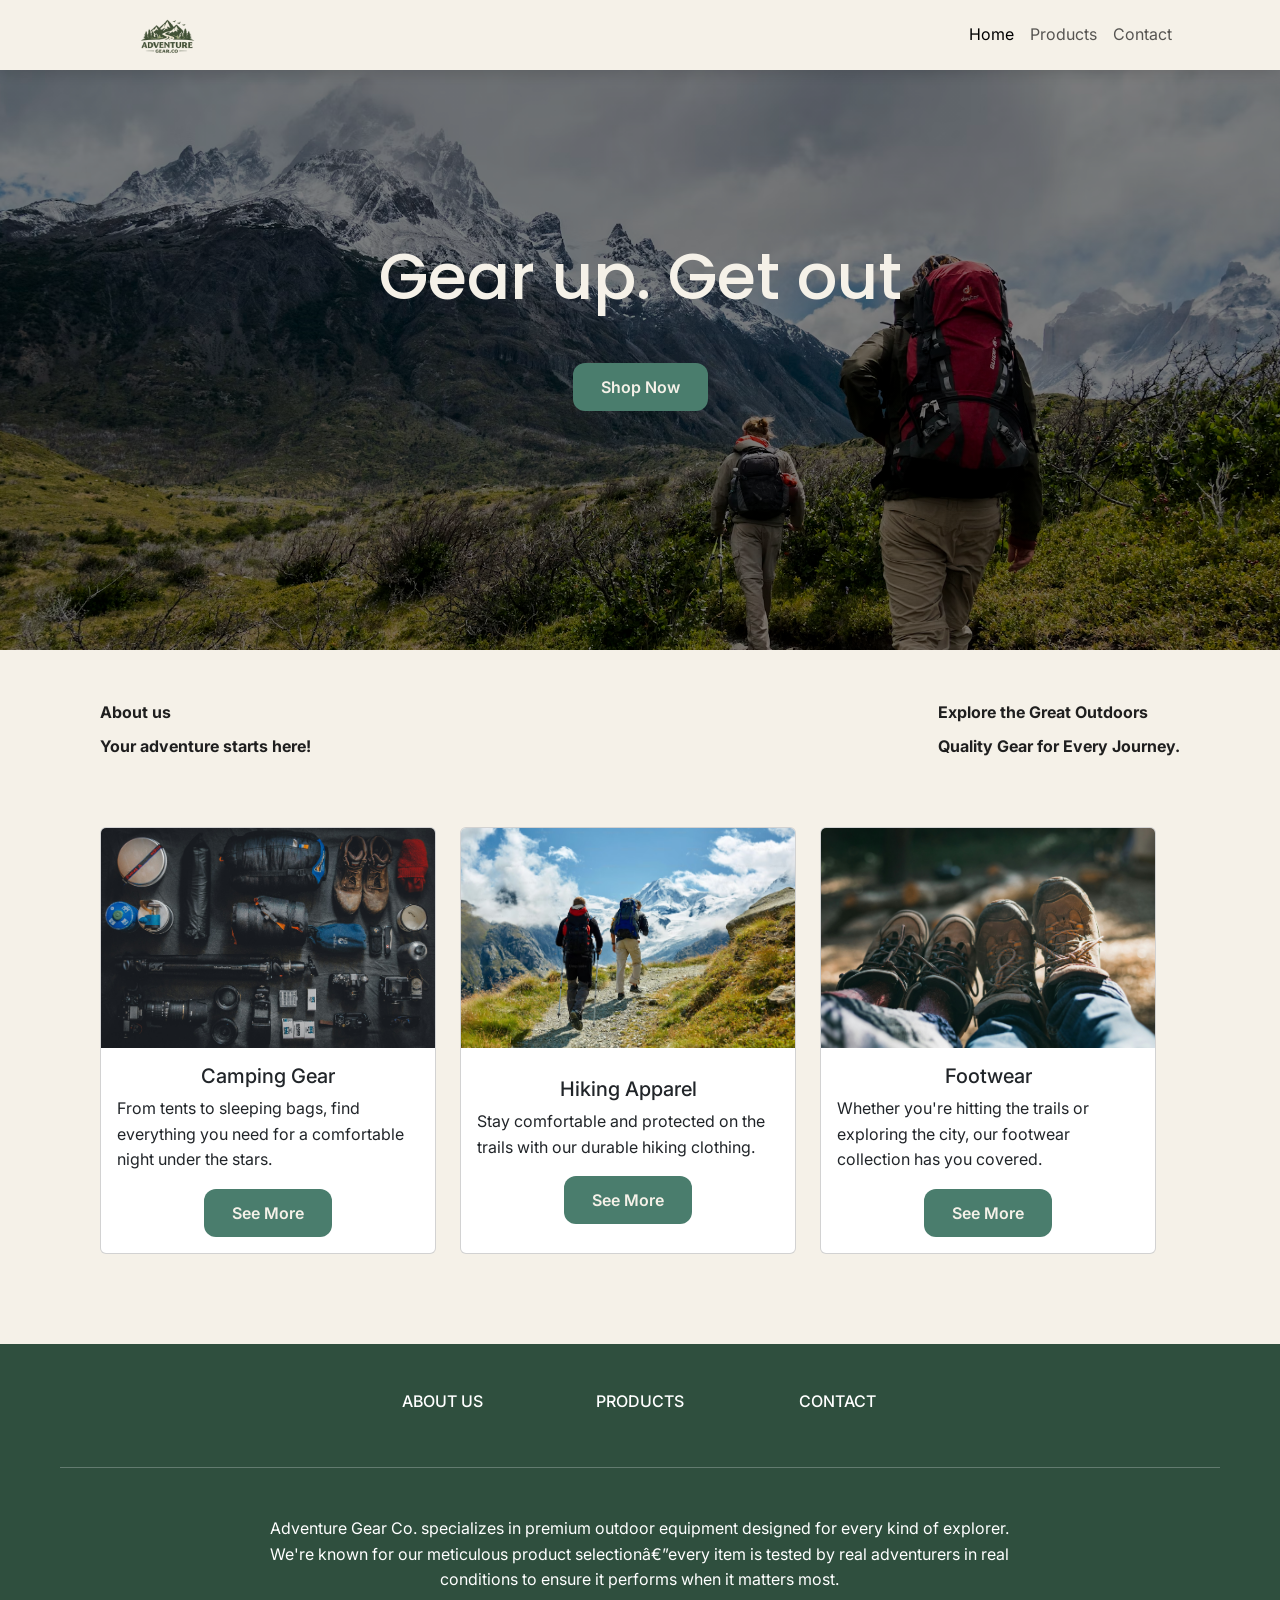
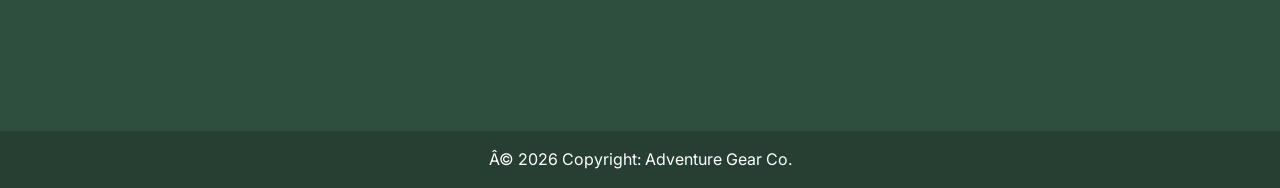
<file: index.html>
<!doctype html>
<html lang="en">
  <head>
    <meta name="viewport" content="width=device-width, initial-scale=1" />
    <link
      href="https://cdn.jsdelivr.net/npm/bootstrap@5.3.8/dist/css/bootstrap.min.css"
      rel="stylesheet"
      integrity="sha384-sRIl4kxILFvY47J16cr9ZwB07vP4J8+LH7qKQnuqkuIAvNWLzeN8tE5YBujZqJLB"
      crossorigin="anonymous"
    />
    <script
      src="https://cdn.jsdelivr.net/npm/bootstrap@5.3.8/dist/js/bootstrap.bundle.min.js"
      integrity="sha384-FKyoEForCGlyvwx9Hj09JcYn3nv7wiPVlz7YYwJrWVcXK/BmnVDxM+D2scQbITxI"
      crossorigin="anonymous"
      defer
    ></script>
    <link rel="stylesheet" href="./styles/globalStyles.css" />
    <link rel="stylesheet" href="./styles/styles.css" />
    <link rel="shortcut icon" href="./images/logo.png" type="image/png" />
    <title>Home Page: Adventure Gear Co.</title>
  </head>
  <body>
    <header>
      <nav
        class="navbar navbar-expand-lg navbar-light bg-adjust fixed-top nav-height"
      >
        <div class="container-fluid container-adjust">
          <a class="navbar-brand" href="#">
            <img
              class="logo"
              src="images/logo-n.png"
              alt="Adventure Gear Co. Logo"
          /></a>
          <button
            class="navbar-toggler"
            type="button"
            data-bs-toggle="collapse"
            data-bs-target="#navbarSupportedContent"
            aria-controls="navbarSupportedContent"
            aria-expanded="false"
            aria-label="Toggle navigation"
          >
            <span class="navbar-toggler-icon"></span>
          </button>
          <div class="collapse navbar-collapse" id="navbarSupportedContent">
            <ul class="navbar-nav ms-auto mb-2 mb-lg-0">
              <li class="nav-item">
                <a
                  class="nav-link active"
                  aria-current="page"
                  href="./index.html"
                  >Home</a
                >
              </li>
              <li class="nav-item">
                <a class="nav-link" href="./products.html">Products</a>
              </li>
              <li class="nav-item">
                <a class="nav-link" href="./contact.html">Contact</a>
              </li>
            </ul>
          </div>
        </div>
      </nav>
    </header>
    <main>
      <section class="menu-header">
        <div class="text-header">
          <h1 class="main-title">Gear up. Get out</h1>
          <button
            class="btn btn-primary shop-now-btn btn-adventure-primary-medium"
          >
            <a href="./products.html">Shop Now</a>
          </button>
        </div>
      </section>
      <section class="container-adjust section-about">
        <div>
          <p class="text-intro"><b>About us</b></p>
          <p class="text-intro"><b>Your adventure starts here!</b></p>
        </div>
        <div>
          <p class="text-intro"><b>Explore the Great Outdoors</b></p>
          <p class="text-intro"><b>Quality Gear for Every Journey.</b></p>
        </div>
      </section>
      <div class="container-adjust">
        <div class="row g-4 w-100">
          <div class="col-md-6 col-lg-4">
            <div class="card h-100">
              <!-- Image from https://unsplash.com/photos/photo-of-assorted-cameras-and-bags-X62F1WQhuLI
Free to use under the Unsplash License
Author: Alexander Andrews -->
              <img
                src="./images/gears.jpg"
                class="card-img-top card-image-fixed"
                alt="Gears"
              />
              <div class="card-body card-content-display">
                <h5 class="card-title">Camping Gear</h5>
                <p class="card-text">
                  From tents to sleeping bags, find everything you need for a
                  comfortable night under the stars.
                </p>
                <a
                  href="./products.html"
                  class="btn btn-adventure-primary-medium"
                  >See More</a
                >
              </div>
            </div>
          </div>
          <div class="col-md-6 col-lg-4">
            <div class="card h-100">
              <!-- Image from https://unsplash.com/photos/hikers-with-backpacks-on-the-trail-in-the-apls-mountains-trek-near-matterhorn-mount-dfGy-4ERx24
Free to use under the Unsplash License
Author: Getty Images -->
              <img
                src="./images/hiking1.avif"
                class="card-img-top card-image-fixed"
                alt="Hiking"
              />
              <div class="card-body card-content-display">
                <h5 class="card-title">Hiking Apparel</h5>
                <p class="card-text">
                  Stay comfortable and protected on the trails with our durable
                  hiking clothing.
                </p>
                <a
                  href="./products.html"
                  class="btn btn-adventure-primary-medium"
                  >See More</a
                >
              </div>
            </div>
          </div>
          <!-- This footer was adpated from the follow repositorie:
          https://github.com/mdbootstrap/bootstrap-footer 
          MIT License Copyright
          (c) 2021 MDBootstrap (https://mdbootstrap.com/) -->
          <div class="col-md-6 col-lg-4">
            <div class="card h-100">
              <!-- Image from https://unsplash.com/photos/person-in-blue-denim-jeans-and-brown-hiking-shoes--eLddtD3d64
Free to use under the Unsplash License
Author: Andrew Peluso -->
              <img
                src="./images/footwear.jpg"
                class="card-img-top card-image-fixed"
                alt="Footwear"
              />
              <div class="card-body card-content-display">
                <h5 class="card-title">Footwear</h5>
                <p class="card-text">
                  Whether you're hitting the trails or exploring the city, our
                  footwear collection has you covered.
                </p>
                <a
                  href="./products.html"
                  class="btn btn-adventure-primary-medium"
                  >See More</a
                >
              </div>
            </div>
          </div>
        </div>
      </div>

      <footer
        class="text-center text-white"
        style="
          background-color: var(--color-primary);
          width: 100%;
          margin-top: 5rem;
        "
      >
        <div class="container">
          <section class="mt-5">
            <div class="row text-center d-flex justify-content-center pt-5">
              <div class="col-md-2">
                <h6 class="text-uppercase font-weight-bold">
                  <a href="#aboutus" class="text-white">About us</a>
                </h6>
              </div>

              <div class="col-md-2">
                <h6 class="text-uppercase font-weight-bold">
                  <a href="./products.html" class="text-white">Products</a>
                </h6>
              </div>

              <div class="col-md-2">
                <h6 class="text-uppercase font-weight-bold">
                  <a href="./contact.html" class="text-white">Contact</a>
                </h6>
              </div>
            </div>
          </section>
          <hr class="my-5" />
          <section class="mb-5">
            <div class="row d-flex justify-content-center">
              <div class="col-lg-8">
                <p id="aboutus">
                  Adventure Gear Co. specializes in premium outdoor equipment
                  designed for every kind of explorer. We're known for our
                  meticulous product selection—every item is tested by real
                  adventurers in real conditions to ensure it performs when it
                  matters most.
                </p>
              </div>
            </div>
          </section>
          <section class="text-center mb-5">
            <a href="" class="text-white me-4">
              <i class="fab fa-facebook-f"></i>
            </a>
            <a href="" class="text-white me-4">
              <i class="fab fa-twitter"></i>
            </a>
            <a href="" class="text-white me-4">
              <i class="fab fa-google"></i>
            </a>
            <a href="" class="text-white me-4">
              <i class="fab fa-instagram"></i>
            </a>
            <a href="" class="text-white me-4">
              <i class="fab fa-linkedin"></i>
            </a>
            <a href="" class="text-white me-4">
              <i class="fab fa-github"></i>
            </a>
          </section>
        </div>
        <div
          class="text-center p-3"
          style="background-color: rgba(0, 0, 0, 0.2)"
        >
          © 2026 Copyright:
          <a class="text-white" href="">Adventure Gear Co.</a>
        </div>
      </footer>
    </main>
  </body>
</html>
</file>
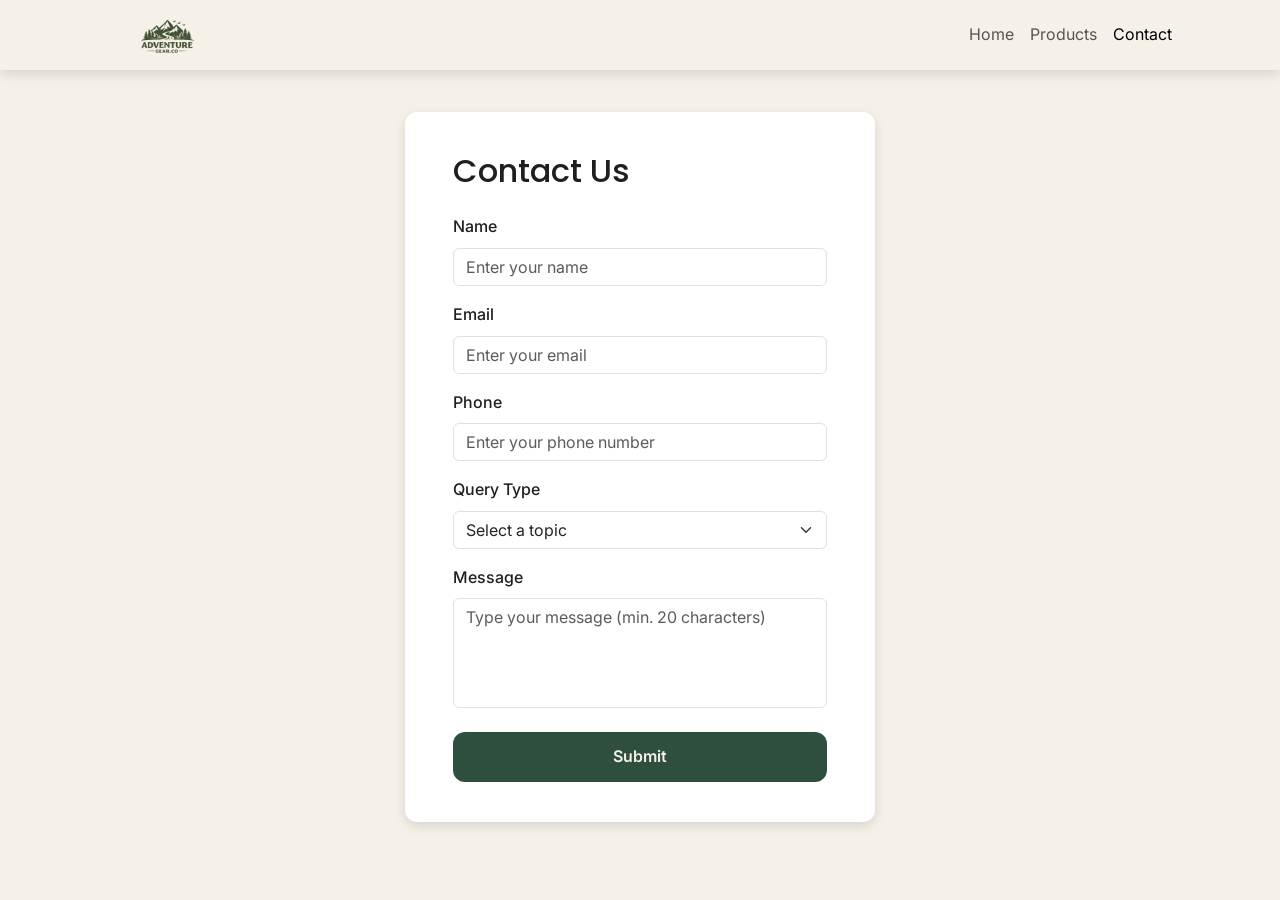
<file: contact.html>
<!doctype html>
<html lang="en">
  <head>
    <meta name="viewport" content="width=device-width, initial-scale=1" />
    <link
      href="https://cdn.jsdelivr.net/npm/bootstrap@5.3.8/dist/css/bootstrap.min.css"
      rel="stylesheet"
      integrity="sha384-sRIl4kxILFvY47J16cr9ZwB07vP4J8+LH7qKQnuqkuIAvNWLzeN8tE5YBujZqJLB"
      crossorigin="anonymous"
    />
    <script
      src="https://cdn.jsdelivr.net/npm/bootstrap@5.3.8/dist/js/bootstrap.bundle.min.js"
      integrity="sha384-FKyoEForCGlyvwx9Hj09JcYn3nv7wiPVlz7YYwJrWVcXK/BmnVDxM+D2scQbITxI"
      crossorigin="anonymous"
      defer
    ></script>
    <link rel="stylesheet" href="./styles/globalStyles.css" />
    <link rel="stylesheet" href="./styles/styles.css" />
    <link rel="stylesheet" href="./styles/contact.css" />
    <script src="./js/index.js" defer></script>
    <title>Contact us</title>
  </head>
  <body>
    <header class="header-margin">
      <!-- make navbar fixed and light so it floats above the background on all viewports -->
      <nav
        class="navbar navbar-expand-lg navbar-light bg-adjust fixed-top nav-height"
      >
        <div class="container-fluid container-adjust">
          <a class="navbar-brand" href="#"
            ><img
              class="logo"
              src="images/logo-n.png"
              alt="Adventure Gear Co. Logo"
          /></a>
          <button
            class="navbar-toggler"
            type="button"
            data-bs-toggle="collapse"
            data-bs-target="#navbarSupportedContent"
            aria-controls="navbarSupportedContent"
            aria-expanded="false"
            aria-label="Toggle navigation"
          >
            <span class="navbar-toggler-icon"></span>
          </button>
          <div class="collapse navbar-collapse" id="navbarSupportedContent">
            <ul class="navbar-nav ms-auto mb-2 mb-lg-0">
              <li class="nav-item">
                <a class="nav-link" aria-current="page" href="./index.html"
                  >Home</a
                >
              </li>
              <li class="nav-item">
                <a class="nav-link" href="./products.html">Products</a>
              </li>
              <li class="nav-item">
                <a class="nav-link active" href="./contact.html">Contact</a>
              </li>
            </ul>
          </div>
        </div>
      </nav>
    </header>

    <main class="d-flex align-items-center py-5">
      <div class="container">
        <div class="row justify-content-center">
          <div class="col-12 col-sm-10 col-md-8 col-lg-6 col-xl-5">
            <div class="contact-card">
              <h2 class="mb-4 contact-title">Contact Us</h2>
              <form id="contactForm" novalidate>
                <div class="mb-3">
                  <label for="name" class="form-label contact-label"
                    >Name</label
                  >
                  <input
                    type="text"
                    class="form-control contact-input"
                    id="name"
                    placeholder="Enter your name"
                    required
                  />
                </div>
                <div class="mb-3">
                  <label for="email" class="form-label contact-label"
                    >Email</label
                  >
                  <input
                    type="email"
                    class="form-control contact-input"
                    id="email"
                    placeholder="Enter your email"
                    required
                  />
                </div>
                <div class="mb-3">
                  <label for="phone" class="form-label contact-label"
                    >Phone</label
                  >
                  <input
                    type="tel"
                    class="form-control contact-input"
                    id="phone"
                    placeholder="Enter your phone number"
                    required
                  />
                </div>
                <div class="mb-3">
                  <label for="queryType" class="form-label contact-label"
                    >Query Type</label
                  >
                  <select
                    class="form-select contact-input"
                    id="queryType"
                    required
                  >
                    <option value="" disabled selected>Select a topic</option>
                    <option value="booking">Booking</option>
                    <option value="payment">Payment</option>
                    <option value="general">General Info</option>
                    <option value="other">Other</option>
                  </select>
                </div>
                <div class="mb-4">
                  <label for="message" class="form-label contact-label"
                    >Message</label
                  >
                  <textarea
                    class="form-control contact-input"
                    id="message"
                    rows="4"
                    placeholder="Type your message (min. 20 characters)"
                    required
                  ></textarea>
                </div>
                <button
                  type="submit"
                  onclick="handleSubmit(event)"
                  class="btn-adventure-primary w-100"
                >
                  Submit
                </button>
              </form>

              <div
                id="successMsg"
                class="contact-feedback contact-feedback--success d-none"
              >
                <span>&#10003;</span> Your form has been sent successfully!
              </div>
              <div
                id="errorMsg"
                class="contact-feedback contact-feedback--error d-none"
              >
                <span>&#10007;</span> Please fill in the required fields
                properly!
              </div>
            </div>
          </div>
        </div>
      </div>
    </main>
  </body>
</html>
</file>
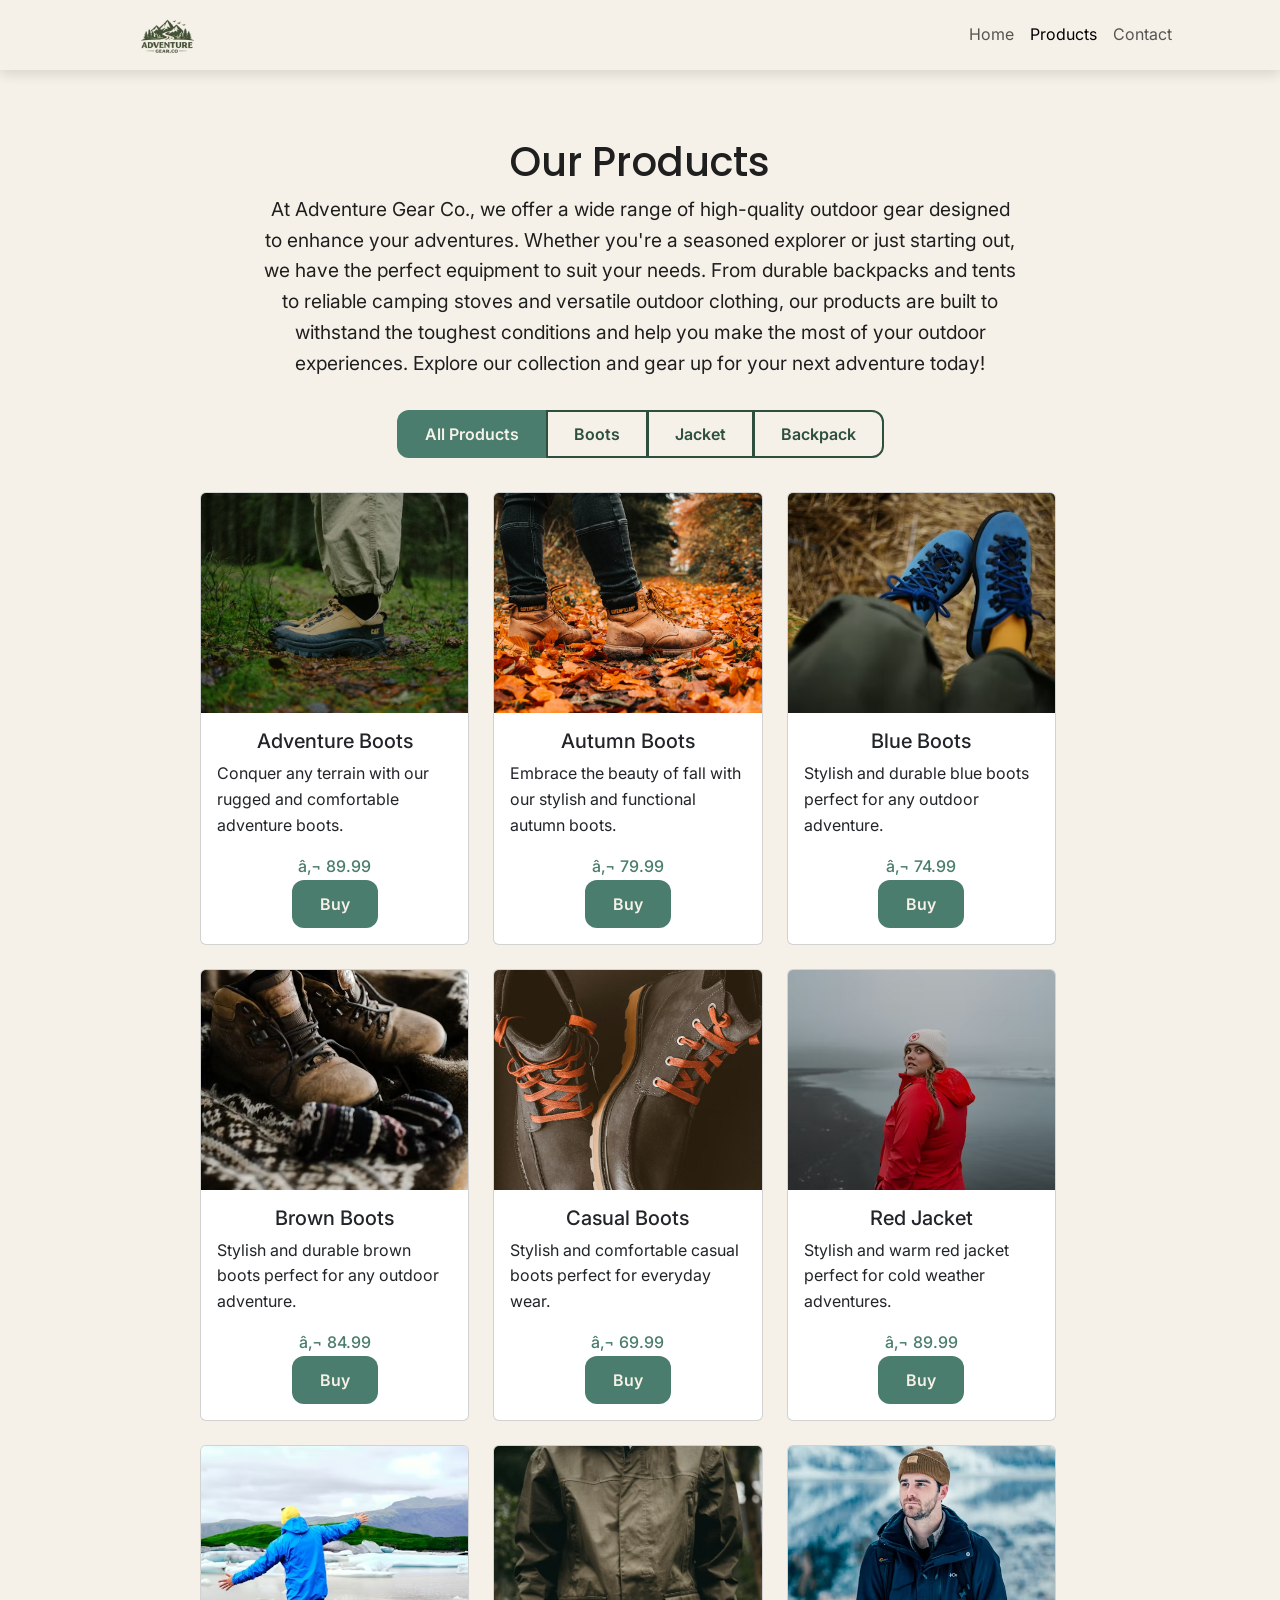
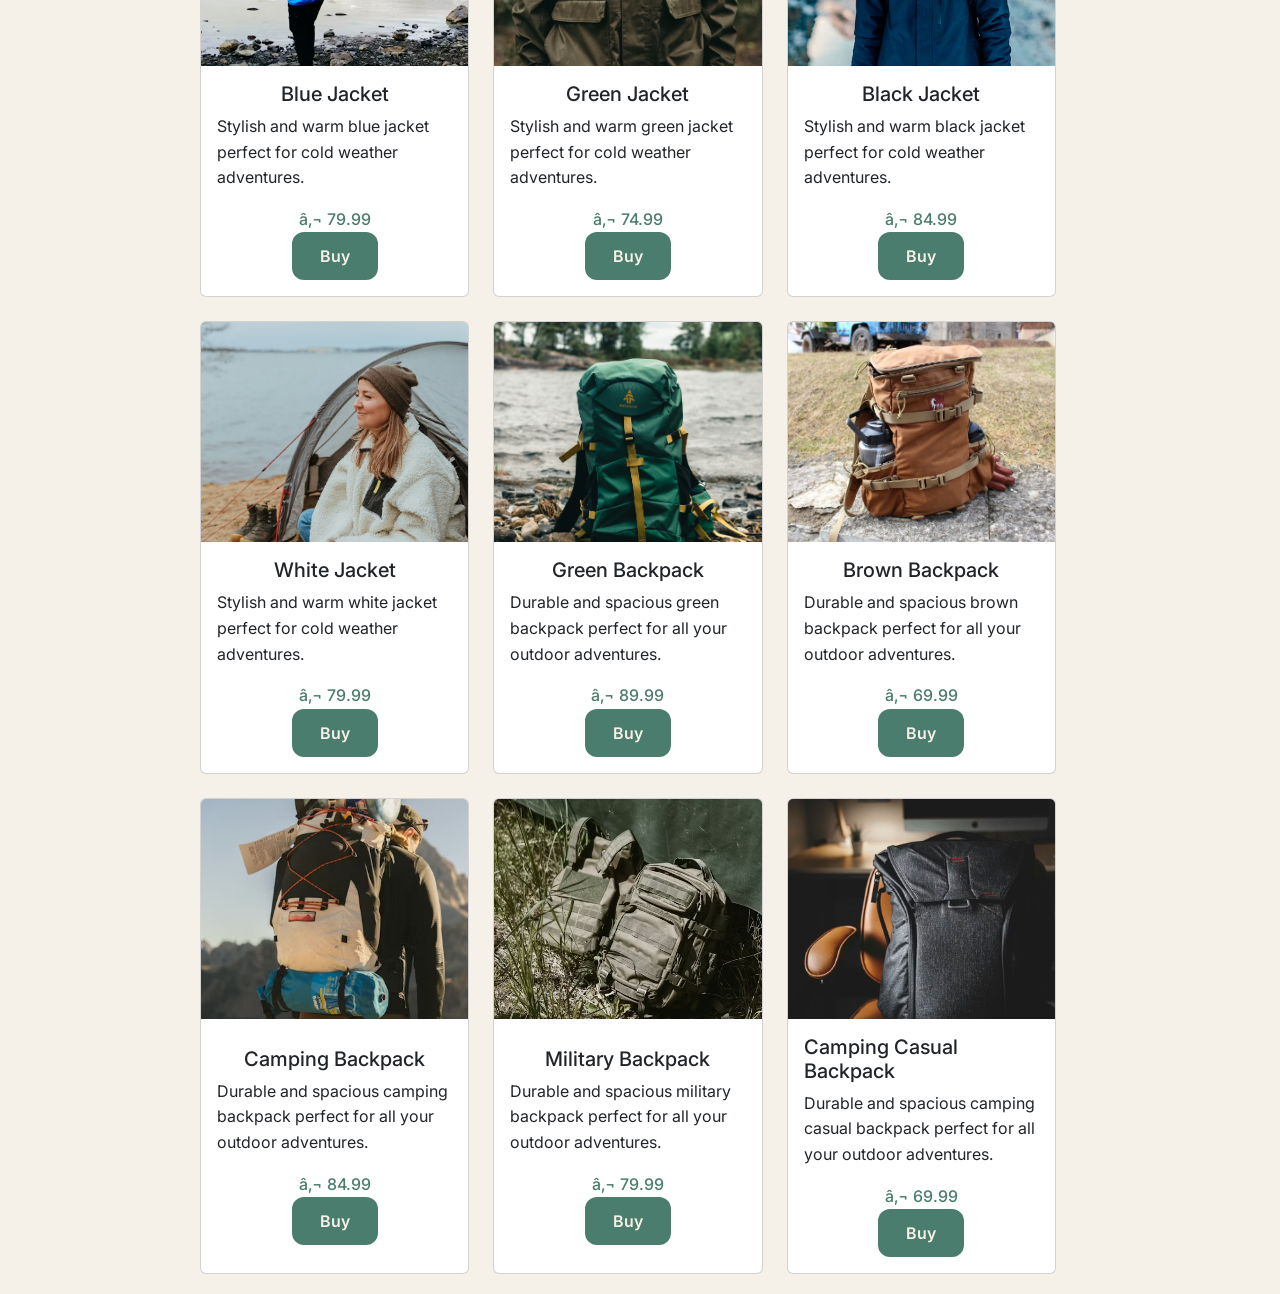
<file: products.html>
<!doctype html>
<html lang="en">
  <head>
    <meta name="viewport" content="width=device-width, initial-scale=1" />
    <link
      href="https://cdn.jsdelivr.net/npm/bootstrap@5.3.8/dist/css/bootstrap.min.css"
      rel="stylesheet"
      integrity="sha384-sRIl4kxILFvY47J16cr9ZwB07vP4J8+LH7qKQnuqkuIAvNWLzeN8tE5YBujZqJLB"
      crossorigin="anonymous"
    />
    <script
      src="https://cdn.jsdelivr.net/npm/bootstrap@5.3.8/dist/js/bootstrap.bundle.min.js"
      integrity="sha384-FKyoEForCGlyvwx9Hj09JcYn3nv7wiPVlz7YYwJrWVcXK/BmnVDxM+D2scQbITxI"
      crossorigin="anonymous"
      defer
    ></script>
    <link rel="stylesheet" href="./styles/globalStyles.css" />
    <link rel="stylesheet" href="./styles/styles.css" />
    <link rel="stylesheet" href="./styles/products.css" />
    <script src="./js/index.js" defer></script>
    <title>Products: Adventure Gear Co.</title>
  </head>
  <body>
    <header class="header-margin">
      <nav
        class="navbar navbar-expand-lg navbar-light bg-adjust fixed-top nav-height"
      >
        <div class="container-fluid container-adjust">
          <a class="navbar-brand" href="#"
            ><img
              class="logo"
              src="images/logo-n.png"
              alt="Adventure Gear Co. Logo"
          /></a>
          <button
            class="navbar-toggler"
            type="button"
            data-bs-toggle="collapse"
            data-bs-target="#navbarSupportedContent"
            aria-controls="navbarSupportedContent"
            aria-expanded="false"
            aria-label="Toggle navigation"
          >
            <span class="navbar-toggler-icon"></span>
          </button>
          <div class="collapse navbar-collapse" id="navbarSupportedContent">
            <ul class="navbar-nav ms-auto mb-2 mb-lg-0">
              <li class="nav-item">
                <a class="nav-link" aria-current="page" href="./index.html"
                  >Home</a
                >
              </li>
              <li class="nav-item">
                <a class="nav-link active" href="./products.html">Products</a>
              </li>
              <li class="nav-item">
                <a class="nav-link" href="./contact.html">Contact</a>
              </li>
            </ul>
          </div>
        </div>
      </nav>
    </header>
    <main class="container-adjust">
      <section class="section-products">
        <h1>Our Products</h1>
        <p class="p-products">
          At Adventure Gear Co., we offer a wide range of high-quality outdoor
          gear designed to enhance your adventures. Whether you're a seasoned
          explorer or just starting out, we have the perfect equipment to suit
          your needs. From durable backpacks and tents to reliable camping
          stoves and versatile outdoor clothing, our products are built to
          withstand the toughest conditions and help you make the most of your
          outdoor experiences. Explore our collection and gear up for your next
          adventure today!
        </p>
        <div class="filter-section">
          <div class="btn-group" role="group">
            <button
              type="button"
              class="btn btn-adventure-primary-medium"
              data-filter="all"
            >
              All Products
            </button>
            <button
              type="button"
              class="btn btn-outline-adventure"
              data-filter="boots"
            >
              Boots
            </button>
            <button
              type="button"
              class="btn btn-outline-adventure"
              data-filter="jacket"
            >
              Jacket
            </button>
            <button
              type="button"
              class="btn btn-outline-adventure"
              data-filter="backpack"
            >
              Backpack
            </button>
          </div>
        </div>

        <div class="container-adjust">
          <div class="row g-4 w-100 animation-container">
            <div class="col-md-6 col-lg-4 products-card">
              <div class="card h-100">
                <!-- Image from https://unsplash.com/photos/person-wearing-tan-hiking-boots-in-forest-3LEoemDl4jE
Free to use under the Unsplash License
Author: Hanna Lazar -->
                <img
                  src="./images/products/adventure-boots.avif"
                  class="card-img-top card-image-fixed"
                  alt="Adventure Boots"
                />
                <div class="card-body card-content-display">
                  <h5 class="card-title">Adventure Boots</h5>
                  <p class="card-text">
                    Conquer any terrain with our rugged and comfortable
                    adventure boots.
                  </p>
                  <span>€ 89.99</span>
                  <a href="#" class="btn btn-adventure-primary-medium">Buy</a>
                </div>
              </div>
            </div>
            <div class="col-md-6 col-lg-4 products-card">
              <div class="card h-100">
                <!-- Image from https://unsplash.com/photos/man-wearing-brown-caterpillar-leather-work-boots-standing-on-ground-with-leaves-KXniNV9g318
Free to use under the Unsplash License
Author: Matt Seymour -->
                <img
                  src="./images/products/autumn-boots.avif"
                  class="card-img-top card-image-fixed"
                  alt="Autumn Boots"
                />
                <div class="card-body card-content-display">
                  <h5 class="card-title">Autumn Boots</h5>
                  <p class="card-text">
                    Embrace the beauty of fall with our stylish and functional
                    autumn boots.
                  </p>
                  <span>€ 79.99</span>
                  <a href="#" class="btn btn-adventure-primary-medium">Buy</a>
                </div>
              </div>
            </div>
            <div class="col-md-6 col-lg-4 products-card">
              <div class="card h-100">
                <!-- Image from https://unsplash.com/photos/pair-of-blue-hiking-boots-with-black-laces-Eco5RdDelgo
Free to use under the Unsplash License
Author: Liana S -->
                <img
                  src="./images/products/blue-boots.avif"
                  class="card-img-top card-image-fixed"
                  alt="Blue Boots"
                />
                <div class="card-body card-content-display">
                  <h5 class="card-title">Blue Boots</h5>
                  <p class="card-text">
                    Stylish and durable blue boots perfect for any outdoor
                    adventure.
                  </p>
                  <span>€ 74.99</span>
                  <a href="#" class="btn btn-adventure-primary-medium">Buy</a>
                </div>
              </div>
            </div>
            <div class="col-md-6 col-lg-4 products-card">
              <div class="card h-100">
                <!-- Image from https://unsplash.com/photos/person-wearing-brown-leather-work-boots-bp0SFuxFPLA
Free to use under the Unsplash License
Author: Annie Sprat -->
                <img
                  src="./images/products/brown-boots.avif"
                  class="card-img-top card-image-fixed"
                  alt="Brown Boots"
                />
                <div class="card-body card-content-display">
                  <h5 class="card-title">Brown Boots</h5>
                  <p class="card-text">
                    Stylish and durable brown boots perfect for any outdoor
                    adventure.
                  </p>
                  <span>€ 84.99</span>
                  <a href="#" class="btn btn-adventure-primary-medium">Buy</a>
                </div>
              </div>
            </div>
            <div class="col-md-6 col-lg-4 products-card">
              <div class="card h-100">
                <!-- Image from https://unsplash.com/photos/black-and-brown-leather-lace-up-boots-R0mbwH2wxj0
Free to use under the Unsplash License
Author: Kier in Sight Archives -->
                <img
                  src="./images/products/casual-boots.avif"
                  class="card-img-top card-image-fixed"
                  alt="Casual Boots"
                />
                <div class="card-body card-content-display">
                  <h5 class="card-title">Casual Boots</h5>
                  <p class="card-text">
                    Stylish and comfortable casual boots perfect for everyday
                    wear.
                  </p>
                  <span>€ 69.99</span>
                  <a href="#" class="btn btn-adventure-primary-medium">Buy</a>
                </div>
              </div>
            </div>
            <div class="col-md-6 col-lg-4 products-card">
              <div class="card h-100">
                <!-- Image from https://unsplash.com/photos/a-woman-in-a-red-coat-standing-on-a-beach-ZEcCt0NrTsU
Free to use under the Unsplash License
Author: Karsten Winegeart -->
                <img
                  src="./images/products/red-jacket.avif"
                  class="card-img-top card-image-fixed"
                  alt="Red Jacket"
                />
                <div class="card-body card-content-display">
                  <h5 class="card-title">Red Jacket</h5>
                  <p class="card-text">
                    Stylish and warm red jacket perfect for cold weather
                    adventures.
                  </p>
                  <span>€ 89.99</span>
                  <a href="#" class="btn btn-adventure-primary-medium">Buy</a>
                </div>
              </div>
            </div>
            <div class="col-md-6 col-lg-4 products-card">
              <div class="card h-100">
                <!-- Image from https://unsplash.com/photos/a-man-in-a-blue-jacket-standing-on-a-rocky-beach-zzCR5E73Fs4
Free to use under the Unsplash License
Author: Miriam Espacio -->
                <img
                  src="./images/products/blue-jacket.avif"
                  class="card-img-top card-image-fixed"
                  alt="Blue Jacket"
                />
                <div class="card-body card-content-display">
                  <h5 class="card-title">Blue Jacket</h5>
                  <p class="card-text">
                    Stylish and warm blue jacket perfect for cold weather
                    adventures.
                  </p>
                  <span>€ 79.99</span>
                  <a href="#" class="btn btn-adventure-primary-medium">Buy</a>
                </div>
              </div>
            </div>
            <div class="col-md-6 col-lg-4 products-card">
              <div class="card h-100">
                <!-- Image from https://unsplash.com/photos/shallow-focus-photo-of-man-in-brown-full-zip-hoodie-6TIoPIpMvLc
Free to use under the Unsplash License
Author: Kyle Loftus -->
                <img
                  src="./images/products/green-jacket.avif"
                  class="card-img-top card-image-fixed"
                  alt="Green Jacket"
                />
                <div class="card-body card-content-display">
                  <h5 class="card-title">Green Jacket</h5>
                  <p class="card-text">
                    Stylish and warm green jacket perfect for cold weather
                    adventures.
                  </p>
                  <span>€ 74.99</span>
                  <a href="#" class="btn btn-adventure-primary-medium">Buy</a>
                </div>
              </div>
            </div>
            <div class="col-md-6 col-lg-4 products-card">
              <div class="card h-100">
                <!-- Image from https://unsplash.com/photos/selective-focus-photography-of-man-wearing-jacket-near-outdoor-during-daytime-Lss2BdwBKho
Free to use under the Unsplash License
Author: Zack Castillo -->
                <img
                  src="./images/products/black-jacket.avif"
                  class="card-img-top card-image-fixed"
                  alt="Black Jacket"
                />
                <div class="card-body card-content-display">
                  <h5 class="card-title">Black Jacket</h5>
                  <p class="card-text">
                    Stylish and warm black jacket perfect for cold weather
                    adventures.
                  </p>
                  <span>€ 84.99</span>
                  <a href="#" class="btn btn-adventure-primary-medium">Buy</a>
                </div>
              </div>
            </div>
            <div class="col-md-6 col-lg-4 products-card">
              <div class="card h-100">
                <!-- Image from https://unsplash.com/photos/a-woman-sitting-on-a-blanket-next-to-a-tent-frKjSVSFpZM
Free to use under the Unsplash License
Author: Daiga Ellaby -->
                <img
                  src="./images/products/white-jacket.avif"
                  class="card-img-top card-image-fixed"
                  alt="White Jacket"
                />
                <div class="card-body card-content-display">
                  <h5 class="card-title">White Jacket</h5>
                  <p class="card-text">
                    Stylish and warm white jacket perfect for cold weather
                    adventures.
                  </p>
                  <span>€ 79.99</span>
                  <a href="#" class="btn btn-adventure-primary-medium">Buy</a>
                </div>
              </div>
            </div>
            <div class="col-md-6 col-lg-4 products-card">
              <div class="card h-100">
                <!-- Image from https://unsplash.com/photos/green-and-black-backpack-on-brown-wooden-log-9aZ3T1q83CM
Free to use under the Unsplash License
Author: Ali Kazal -->
                <img
                  src="./images/products/green-backpack.jpg"
                  class="card-img-top card-image-fixed"
                  alt="Green Backpack"
                />
                <div class="card-body card-content-display">
                  <h5 class="card-title">Green Backpack</h5>
                  <p class="card-text">
                    Durable and spacious green backpack perfect for all your
                    outdoor adventures.
                  </p>
                  <span>€ 89.99</span>
                  <a href="#" class="btn btn-adventure-primary-medium">Buy</a>
                </div>
              </div>
            </div>
            <div class="col-md-6 col-lg-4 products-card">
              <div class="card h-100">
                <!-- Image from https://unsplash.com/photos/a-brown-backpack-sitting-on-top-of-a-rock-GQKO218M21M
Free to use under the Unsplash License
Author: Ralf Sauter -->
                <img
                  src="./images/products/brown-backpack.avif"
                  class="card-img-top card-image-fixed"
                  alt="Brown Backpack"
                />
                <div class="card-body card-content-display">
                  <h5 class="card-title">Brown Backpack</h5>
                  <p class="card-text">
                    Durable and spacious brown backpack perfect for all your
                    outdoor adventures.
                  </p>
                  <span>€ 69.99</span>
                  <a href="#" class="btn btn-adventure-primary-medium">Buy</a>
                </div>
              </div>
            </div>
            <div class="col-md-6 col-lg-4 products-card">
              <div class="card h-100">
                <!-- Image from https://unsplash.com/photos/hiker-with-large-backpack-in-mountains-jVDevLrGcX0
Free to use under the Unsplash License
Author: Alex Moliski -->
                <img
                  src="./images/products/camping-backpack.avif"
                  class="card-img-top card-image-fixed"
                  alt="Camping Backpack"
                />
                <div class="card-body card-content-display">
                  <h5 class="card-title">Camping Backpack</h5>
                  <p class="card-text">
                    Durable and spacious camping backpack perfect for all your
                    outdoor adventures.
                  </p>
                  <span>€ 84.99</span>
                  <a href="#" class="btn btn-adventure-primary-medium">Buy</a>
                </div>
              </div>
            </div>
            <div class="col-md-6 col-lg-4 products-card">
              <div class="card h-100">
                <!-- Image from https://unsplash.com/photos/tactical-backpack-and-vest-leaning-against-camouflage-tarp-sp73DhE4PPk
Free to use under the Unsplash License
Author: Taiwangun Company, Krakow Poland -->
                <img
                  src="./images/products/military-backpack.avif"
                  class="card-img-top card-image-fixed"
                  alt="Military Backpack"
                />
                <div class="card-body card-content-display">
                  <h5 class="card-title">Military Backpack</h5>
                  <p class="card-text">
                    Durable and spacious military backpack perfect for all your
                    outdoor adventures.
                  </p>
                  <span>€ 79.99</span>
                  <a href="#" class="btn btn-adventure-primary-medium">Buy</a>
                </div>
              </div>
            </div>
            <div class="col-md-6 col-lg-4 products-card">
              <div class="card h-100">
                <!-- Image from https://unsplash.com/photos/black-backpack-on-brown-leather-armchair-AZnWhTJMbXs
Free to use under the Unsplash License
Author: Michael Soledad -->
                <img
                  src="./images/products/camping-casual-backpack.avif"
                  class="card-img-top card-image-fixed"
                  alt="Camping Casual Backpack"
                />
                <div class="card-body card-content-display">
                  <h5 class="card-title">Camping Casual Backpack</h5>
                  <p class="card-text">
                    Durable and spacious camping casual backpack perfect for all
                    your outdoor adventures.
                  </p>
                  <span>€ 69.99</span>
                  <a href="#" class="btn btn-adventure-primary-medium">Buy</a>
                </div>
              </div>
            </div>
          </div>
        </div>
      </section>
    </main>
  </body>
</html>
</file>
<file: styles/globalStyles.css>
/* 
   AdventureGear Co. Color System
   Forest + Earth Theme 
*/

/* Import Google Fonts for a modern and clean typography that complements the outdoor theme. */

@import url("https://fonts.googleapis.com/css2?family=Inter:wght@400;500;600&family=Poppins:wght@600;700&display=swap");

/* Add Global styles to remove the default styles from my html file */
/* I used a CSS reset and variables from my previous open-source projects to help to keep everything organised and re-use all the styles across the different pages. 
Source: https://github.com/joaobuga35/Pet-info
Source: https://github.com/joaobuga35/Git-Search/blob/main/styles/globalStyles.css */

* {
  margin: 0;
  padding: 0;
  box-sizing: border-box;
}

/* Remove underline and default link colors */
a {
  text-decoration: none;
  color: inherit;
}

/* Lists clean */
ul {
  list-style: none;
}

/* Defining variables to make the color scheme consistent and easier to maintain. */

:root {
  /* Brand Colors */
  --color-primary: #2f4f3e;
  --color-primary-medium: #4a7d6d;
  --color-secondary: #6b8f71;

  /* Background Colors */
  --color-bg: #f5f1e8;
  --color-bg-alt: #e6e2d8;

  /* Typography */
  --color-text: #1f1f1f;
  --color-text-muted: #666666;

  /* Accent Colors */
  --color-accent: #d9822b;
  --color-highlight: #e0b04c;

  /* Feedback */
  --color-success: #198754;
  --color-danger: #dc3545;

  /* UI Styling */
  --radius: 12px;
  --radius-lg: 20px;

  --shadow-soft: 0 4px 12px rgba(0, 0, 0, 0.12);
  --shadow-strong: 0 8px 20px rgba(0, 0, 0, 0.18);

  /* Animation */
  --transition-fast: 0.2s ease-in-out;
  --transition-slow: 0.6s ease-in-out;

  /* fonts */
  --font-body: "Inter", sans-serif;
  --font-heading: "Poppins", sans-serif;

  /* Font Sizes */
  --text-xs: 0.75rem; /* 12px - small labels */
  --text-sm: 0.875rem; /* 14px - small text */
  --text-base: 1rem; /* 16px - standard body text */
  --text-lg: 1.25rem; /* 20px - subtitles */
  --text-xl: 2rem; /* 32px - titles */
  --text-xxl: 3rem; /* 48px - hero title */
}

/* Smooth font rendering */
body {
  font-family: var(--font-body);
  background-color: var(--color-bg);
  color: var(--color-text);
  line-height: 1.6;
  scroll-behavior: smooth;
}

h1,
h2,
h3 {
  font-family: var(--font-heading);
}

body {
  opacity: 0;
  animation: fadeInPage 0.8s ease-in-out forwards;
}

@keyframes fadeInPage {
  from {
    opacity: 0;
  }
  to {
    opacity: 1;
  }
}

.container {
  max-width: 1200px;
  margin: 0 auto;
  padding: 0 20px;
}

/* Button Styles - Adventure Gear Co. */

/* Primary Button - Forest Green (Main CTA) */
.btn-adventure-primary {
  background-color: var(--color-primary);
  color: var(--color-bg);
  border: none;
  padding: 12px 28px;
  font-weight: 600;
  border-radius: var(--radius);
  transition: var(--transition-fast);
  cursor: pointer;
  display: inline-block;
  text-align: center;
}

.btn-adventure-primary:hover {
  background-color: #1f3a2d;
  transform: translateY(-2px);
  box-shadow: var(--shadow-strong);
}

.btn-adventure-primary:active {
  transform: translateY(0);
}

/* Primary Medium Button - Mid-tone Green (Balanced contrast) */
.btn-adventure-primary-medium {
  background-color: var(--color-primary-medium);
  color: var(--color-bg);
  border: none;
  padding: 12px 28px;
  font-weight: 600;
  border-radius: var(--radius);
  transition: var(--transition-fast);
  cursor: pointer;
  display: inline-block;
  text-align: center;
}

.btn-adventure-primary-medium:hover {
  background-color: #3a6955;
  transform: translateY(-2px);
  box-shadow: var(--shadow-strong);
}

.btn-adventure-primary-medium:active {
  transform: translateY(0);
}

/* Secondary Button - Light Green (Alternative CTA) */
.btn-adventure-secondary {
  background-color: var(--color-secondary);
  color: var(--color-bg);
  border: none;
  padding: 12px 28px;
  font-weight: 600;
  border-radius: var(--radius);
  transition: var(--transition-fast);
  cursor: pointer;
  display: inline-block;
  text-align: center;
}

.btn-adventure-secondary:hover {
  background-color: #5a7960;
  transform: translateY(-2px);
  box-shadow: var(--shadow-strong);
}

.btn-adventure-secondary:active {
  transform: translateY(0);
}

/* Accent Button - Warm Orange/Brown (Featured Actions) */
.btn-adventure-accent {
  background-color: var(--color-accent);
  color: white;
  border: none;
  padding: 12px 28px;
  font-weight: 600;
  border-radius: var(--radius);
  transition: var(--transition-fast);
  cursor: pointer;
  display: inline-block;
  text-align: center;
}

.btn-adventure-accent:hover {
  background-color: #c1711e;
  transform: translateY(-2px);
  box-shadow: var(--shadow-strong);
}

.btn-adventure-accent:active {
  transform: translateY(0);
}

/* Highlight Button - Gold (Premium/Hero CTA) */
.btn-adventure-highlight {
  background-color: var(--color-highlight);
  color: var(--color-primary);
  border: none;
  padding: 12px 28px;
  font-weight: 700;
  border-radius: var(--radius);
  transition: var(--transition-fast);
  cursor: pointer;
  display: inline-block;
  text-align: center;
}

.btn-adventure-highlight:hover {
  background-color: #d4a83a;
  transform: translateY(-2px);
  box-shadow: var(--shadow-strong);
}

.btn-adventure-highlight:active {
  transform: translateY(0);
}

/* Outline Buttons */
.btn-outline-adventure {
  background-color: transparent;
  color: var(--color-primary);
  border: 2px solid var(--color-primary);
  padding: 10px 26px;
  font-weight: 600;
  border-radius: var(--radius);
  transition: var(--transition-fast);
  cursor: pointer;
  display: inline-block;
  text-align: center;
}

.btn-outline-adventure:hover {
  background-color: var(--color-primary);
  color: var(--color-bg);
  box-shadow: var(--shadow-soft);
}

.btn-outline-adventure:active {
  transform: scale(0.98);
}

/* Outline Secondary */
.btn-outline-secondary-adventure {
  background-color: transparent;
  color: var(--color-secondary);
  border: 2px solid var(--color-secondary);
  padding: 10px 26px;
  font-weight: 600;
  border-radius: var(--radius);
  transition: var(--transition-fast);
  cursor: pointer;
  display: inline-block;
  text-align: center;
}

.btn-outline-secondary-adventure:hover {
  background-color: var(--color-secondary);
  color: var(--color-bg);
  box-shadow: var(--shadow-soft);
}

/* Danger Button - Alert/Destructive Actions */
.btn-adventure-danger {
  background-color: var(--color-danger);
  color: white;
  border: none;
  padding: 12px 28px;
  font-weight: 600;
  border-radius: var(--radius);
  transition: var(--transition-fast);
  cursor: pointer;
  display: inline-block;
  text-align: center;
}

.btn-adventure-danger:hover {
  background-color: #bb2d3b;
  transform: translateY(-2px);
  box-shadow: var(--shadow-strong);
}

/* Success Button - Positive Actions */
.btn-adventure-success {
  background-color: var(--color-success);
  color: white;
  border: none;
  padding: 12px 28px;
  font-weight: 600;
  border-radius: var(--radius);
  transition: var(--transition-fast);
  cursor: pointer;
  display: inline-block;
  text-align: center;
}

.btn-adventure-success:hover {
  background-color: #157347;
  transform: translateY(-2px);
  box-shadow: var(--shadow-strong);
}

/* Size Variants */
.btn-adventure-lg {
  padding: 16px 40px;
  font-size: 1.1rem;
}

.btn-adventure-sm {
  padding: 8px 16px;
  font-size: 0.9rem;
}
</file>
<file: styles/styles.css>
/* Navbar content */
body {
  padding-top: 70px;
}

.bg-adjust {
  background-color: var(--color-bg);
  box-shadow: var(--shadow-soft);
}

.logo {
  height: 70px;
  width: auto;
  padding-top: 5px;
}

/* Navbar container  */
.container-adjust {
  padding: 6px 20px;
  display: flex;
  align-items: center;
}

/* Background layout */

/* Background Image from https://unsplash.com/photos/two-person-walking-towards-mountain-covered-with-snow-Yizrl9N_eDA
Free to use under the Unsplash License
Author: Toomas Tartes */
.menu-header {
  width: 100%;
  padding: 120px 20px;
  height: 650px;
  background-image:
    linear-gradient(rgba(0, 0, 0, 0.5), rgba(0, 0, 0, 0.5)),
    url(../images/menu.webp);
  background-size: cover;
  background-repeat: no-repeat;
  background-position: center;
  background-attachment: fixed;
  display: flex;
  flex-direction: column;
  justify-content: center;
  align-items: flex-start;
}

.text-header {
  display: flex;
  flex-direction: column;
  justify-content: center;
  align-items: center;
  width: 100%;
}

.p-intro-company {
  font-size: 1rem;
  text-align: center;
  color: var(--color-bg);
  margin-bottom: 2rem;
}

.navbar {
  z-index: 1100;
}
/* Text content */

.main-title {
  font-size: 4rem;
  margin-bottom: 3rem;
  color: var(--color-bg);
}

.p-text-bg {
  font-size: 1.5rem;
  color: var(--color-bg);
}

.nav-height {
  height: 70px;
}

.text-intro {
  font-size: var(--text-base);
  color: var(--color-text);
  margin-bottom: 0.5rem;
}

/* Section About us */
.section-about {
  margin-top: 2.5rem;
  margin-bottom: 2.5rem;
  display: flex;
  flex-direction: row;
  justify-content: space-between;
  align-items: center;
}

/* Card image */
.card-image-fixed {
  height: 13.75rem;
  object-fit: cover;
  object-position: center;
  width: 100%;
}

.card-content-display {
  display: flex;
  flex-direction: column;
  justify-content: center;
  align-items: center;
}

/* Media queries for responsive adjustments */

@media (min-width: 992px) {
  body {
    padding-top: 0;
  }
}

@media (max-width: 768px) {
  .nav-height {
    height: auto;
  }
  .logo {
    height: 85px;
    padding-top: 8px;
  }

  .container-adjust {
    padding: 8px 40px;
  }

  .menu-header {
    padding: 120px 40px;
  }
}

@media (min-width: 768px) {
  .nav-height {
    height: auto;
  }
  .logo {
    height: 85px;
    padding-top: 8px;
  }

  .container-adjust {
    padding: 8px 40px;
  }

  .menu-header {
    padding: 120px 40px;
  }
}

@media (min-width: 992px) {
  .nav-height {
    height: 70px;
  }
  .logo {
    height: 100px;
    padding-top: 10px;
  }

  .container-adjust {
    padding: 10px 60px;
  }
  .menu-header {
    padding: 120px 60px;
  }
}

@media (min-width: 1200px) {
  .nav-height {
    height: 70px;
  }
  .container-adjust {
    padding: 10px 100px;
  }

  .menu-header {
    padding: 120px 100px;
  }
}

@media (min-width: 1600px) {
  .container-adjust {
    max-width: 1600px;
    margin: 0 auto;
    padding: 10px 100px;
  }

  .menu-header {
    padding: 120px 100px;
  }
}
</file>
<file: styles/contact.css>
/* Contact Form */

.header-margin {
  margin-bottom: 4rem;
}

.contact-card {
  background-color: #ffffff;
  border-radius: var(--radius);
  box-shadow: var(--shadow-soft);
  padding: 2rem;
}

@media (min-width: 768px) {
  .contact-card {
    padding: 2.5rem 3rem;
  }
}

.contact-title {
  font-family: var(--font-heading);
  color: var(--color-text);
}

.contact-label {
  font-weight: 500;
  color: var(--color-text);
}

.contact-input {
  resize: none;
}

.contact-input:focus {
  border-color: var(--color-primary);
  box-shadow: 0 0 0 0.2rem rgba(47, 79, 62, 0.2);
}

.contact-feedback {
  margin-top: 1rem;
  font-weight: 500;
}

.contact-feedback--success {
  color: var(--color-success);
}

.contact-feedback--error {
  color: var(--color-danger);
}

.border-error {
  border-color: var(--color-danger);
}
</file>
<file: styles/products.css>
.section-products {
  margin-top: 8rem;
  display: flex;
  flex-direction: column;
  align-items: center;
  justify-content: center;
}

.p-products {
  font-size: 1.2rem;
  color: var(--color-text);
  text-align: center;
  max-width: 70%;
  margin-bottom: 2rem;
}

.filter-section {
  margin-bottom: 1.5rem;
}

span {
  font-weight: 500;
  color: var(--color-primary-medium);
}

.card {
  animation: fadeInPage 0.8s ease-in-out forwards;
  transition:
    transform 0.3s ease-in-out,
    box-shadow 0.3s ease-in-out;
}

.card:hover {
  transform: scale(1.05);
  box-shadow: 0 8px 20px rgba(0, 0, 0, 0.2);
}

.animation-container {
  animation: fadeInPage 0.8s ease-in-out forwards;
}

@media (min-width: 1600px) {
  .container-adjust {
    max-width: 1600px;
    margin: 0 auto;
  }
}
</file>
